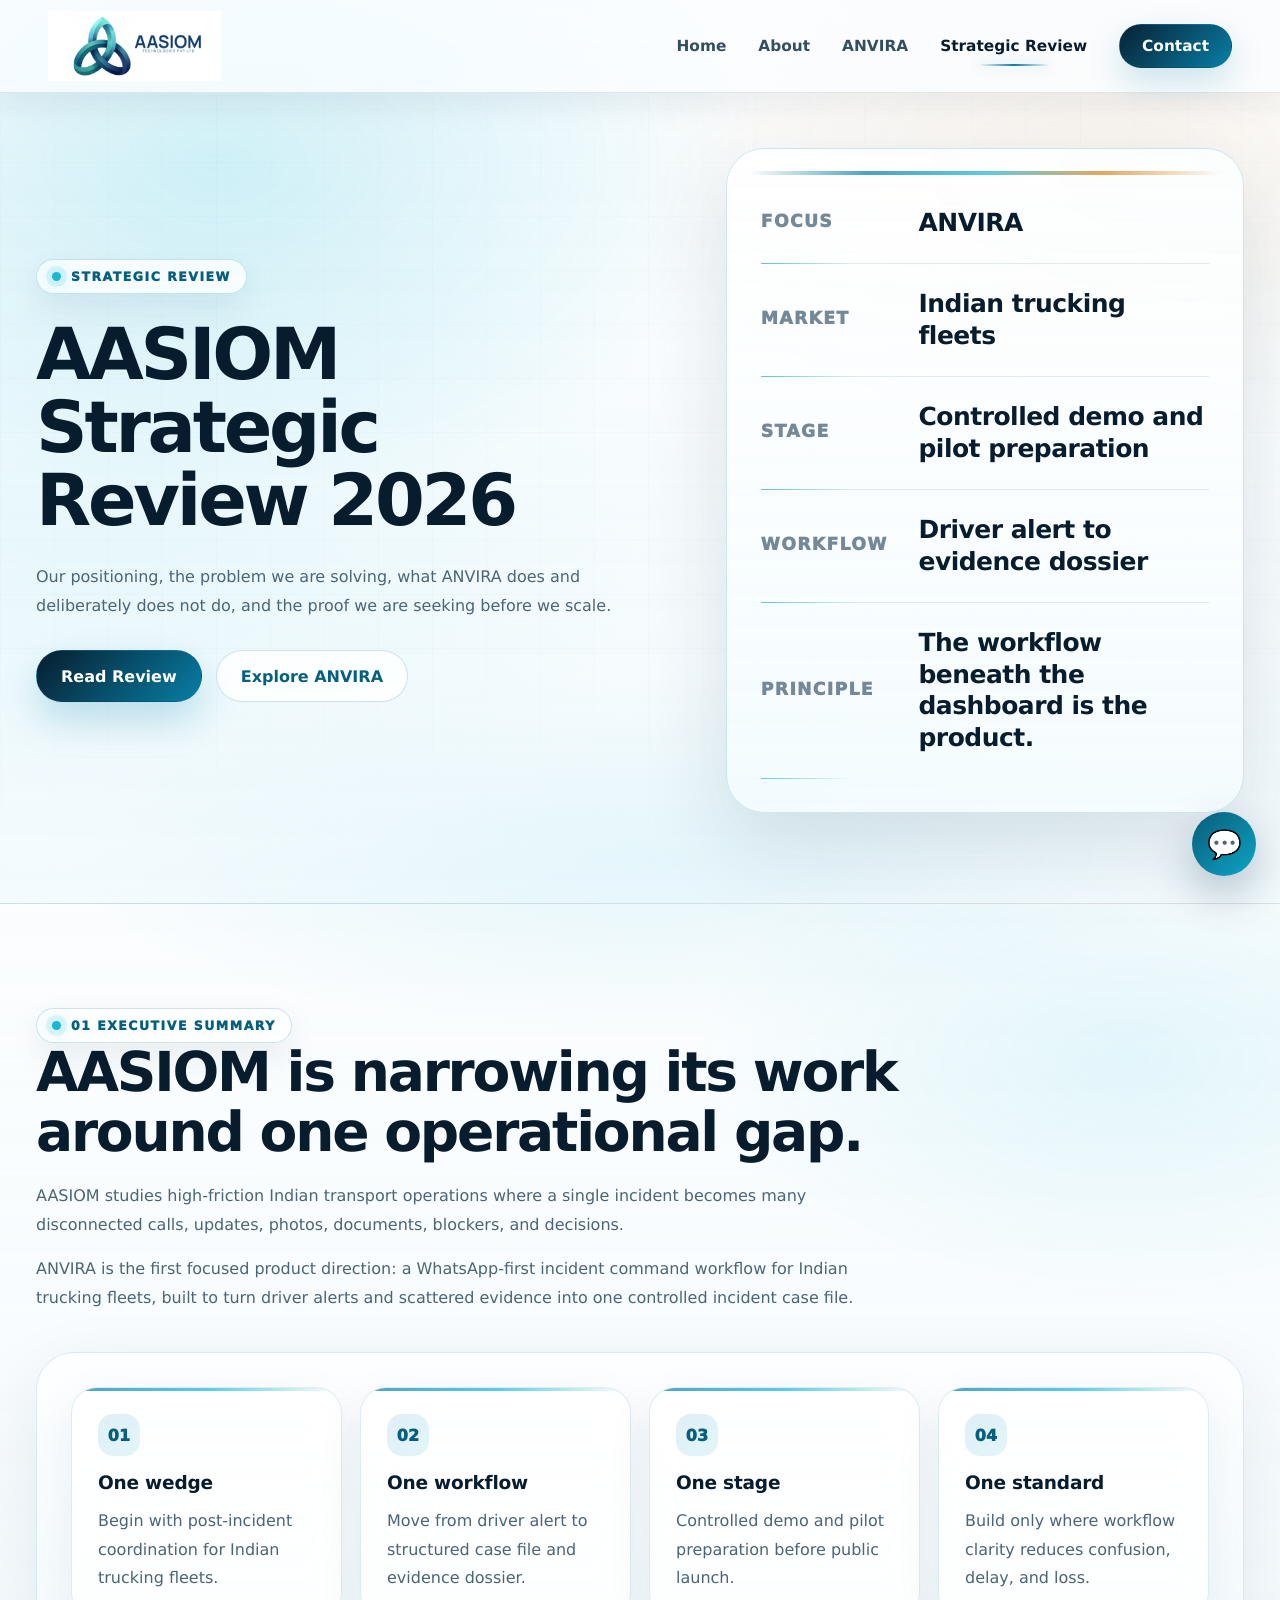
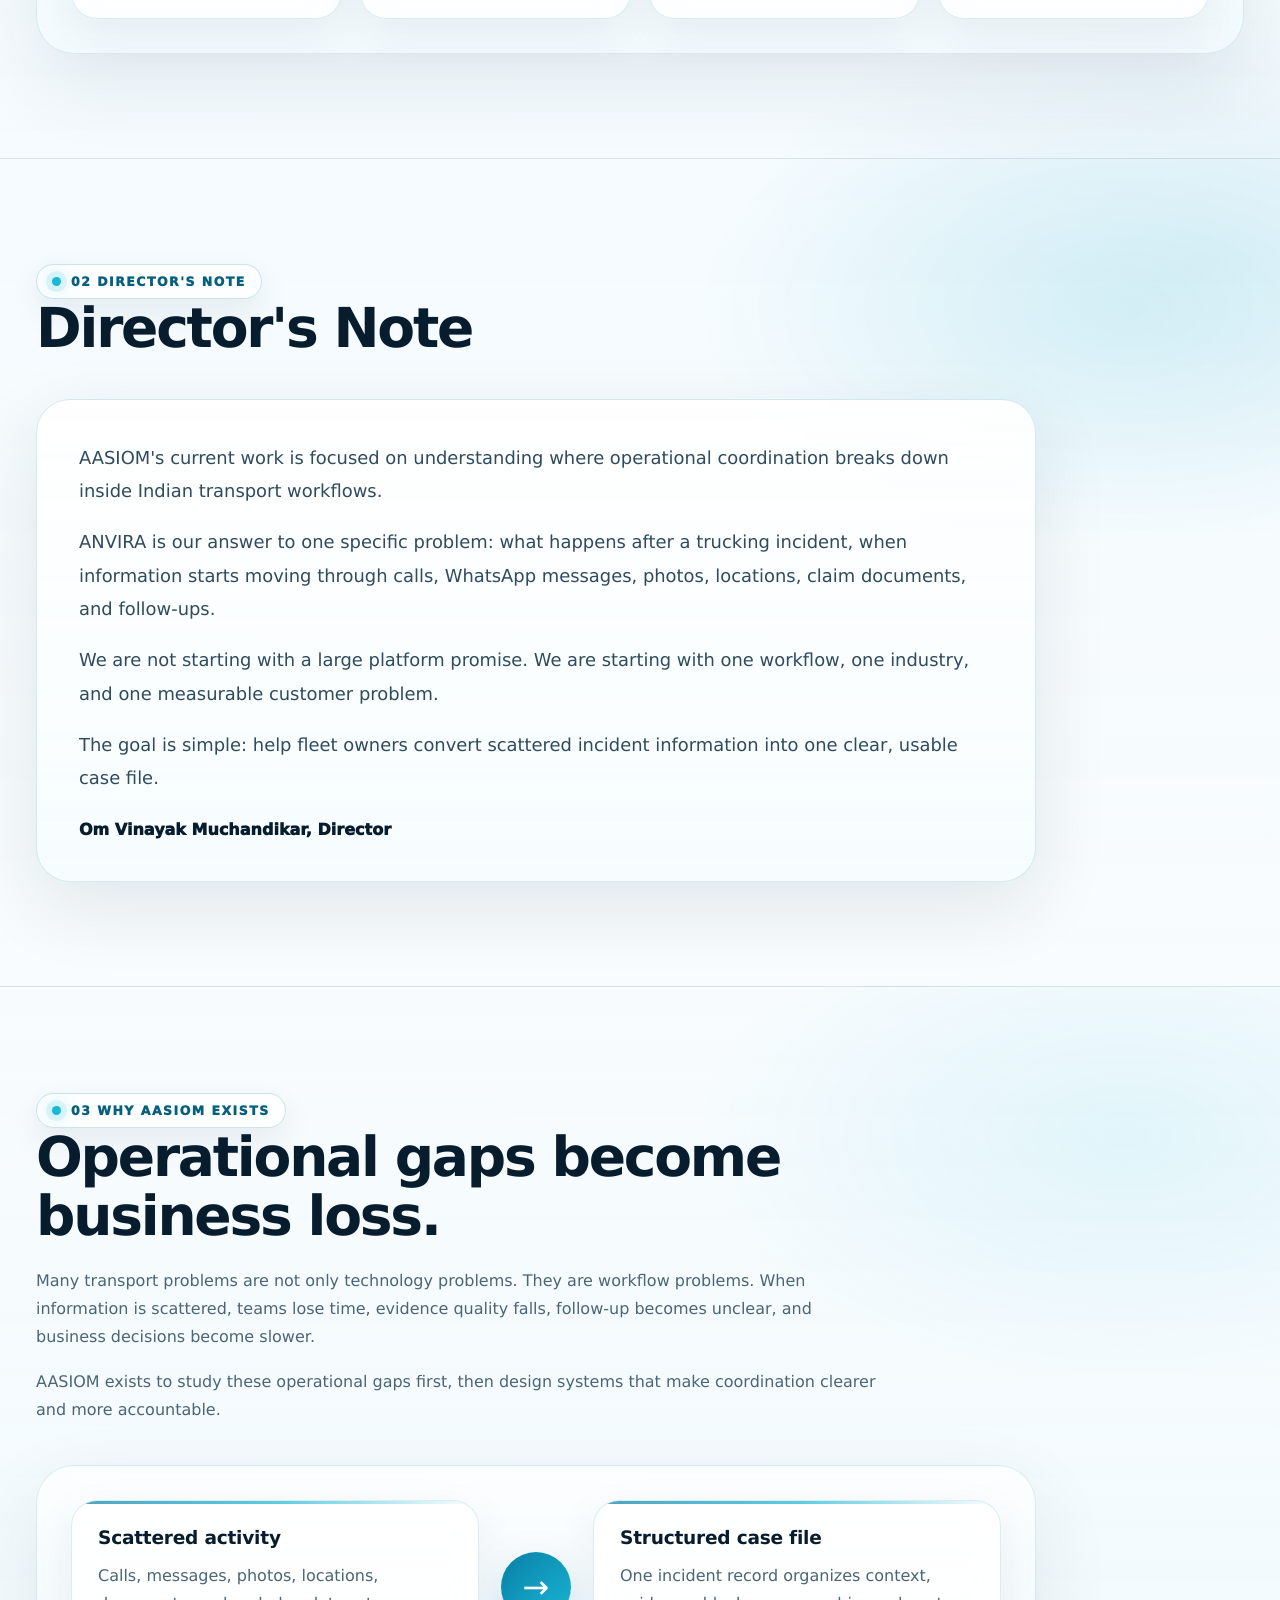
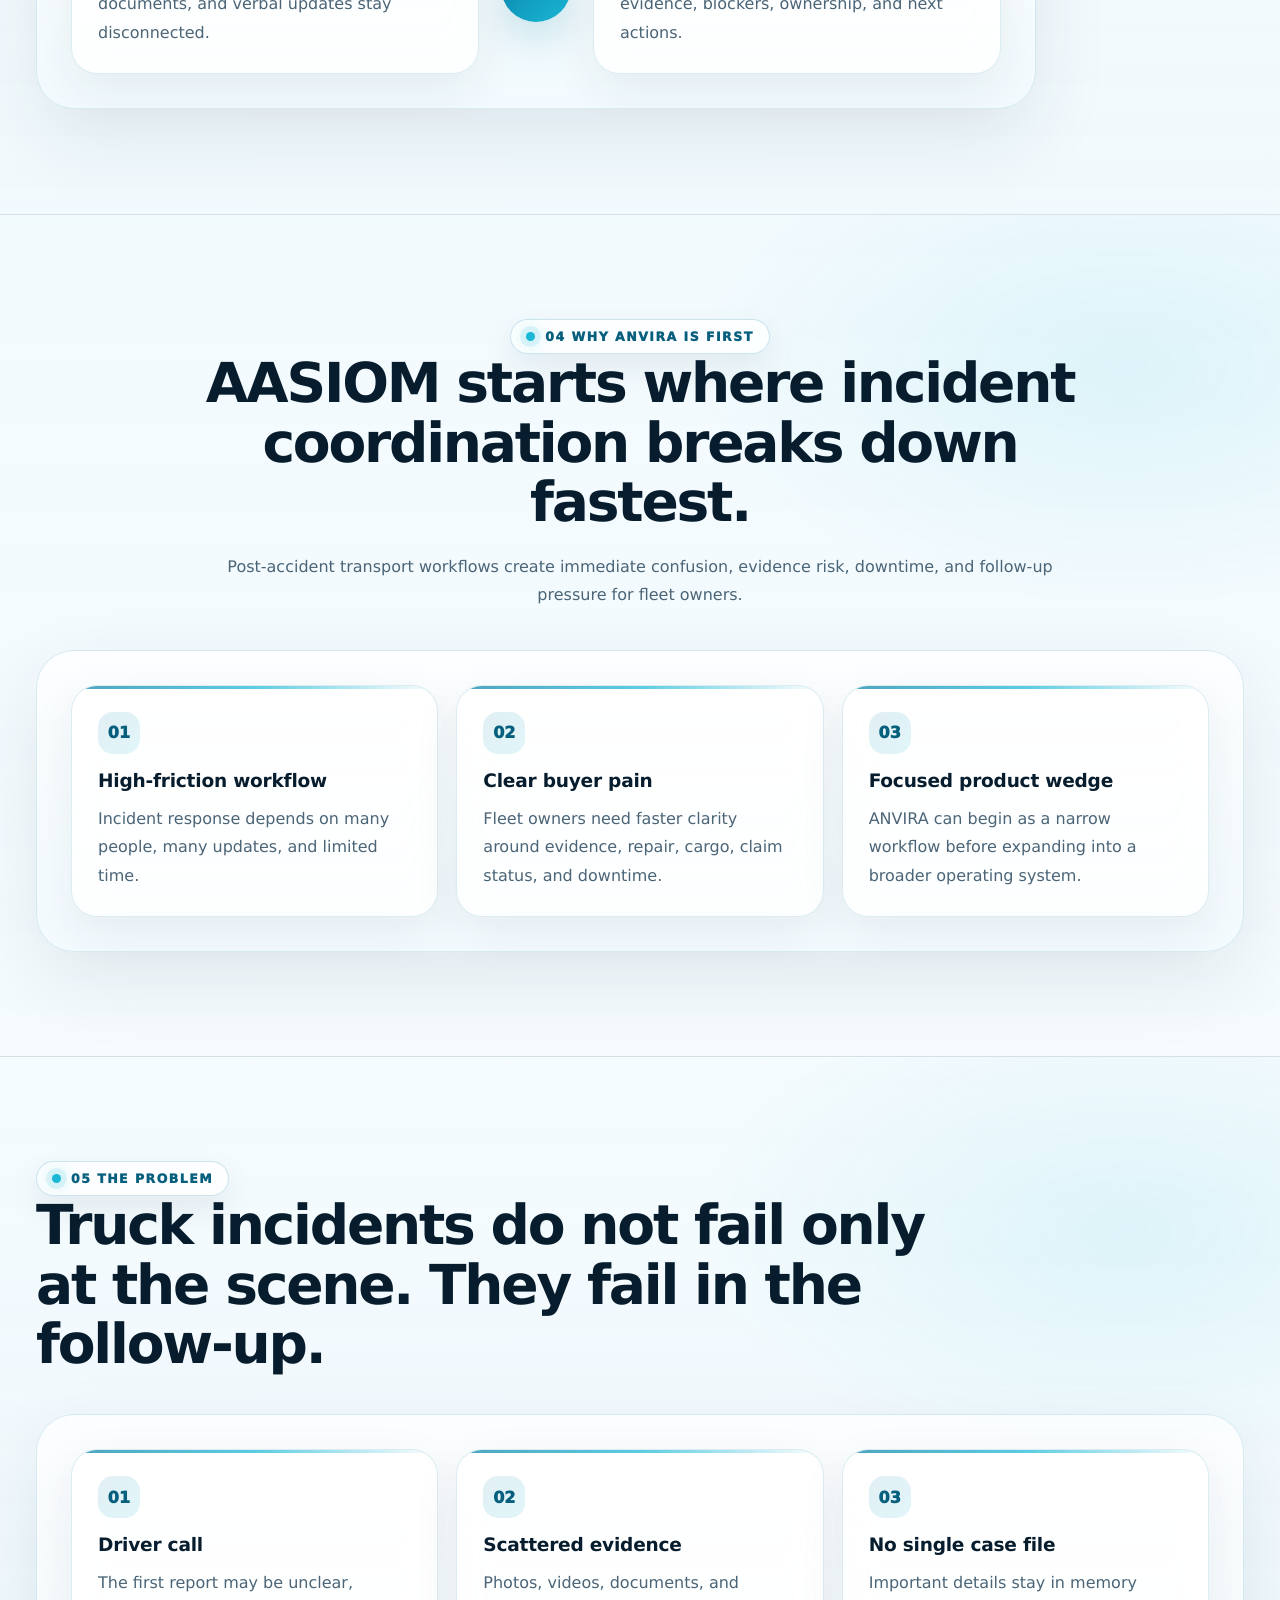
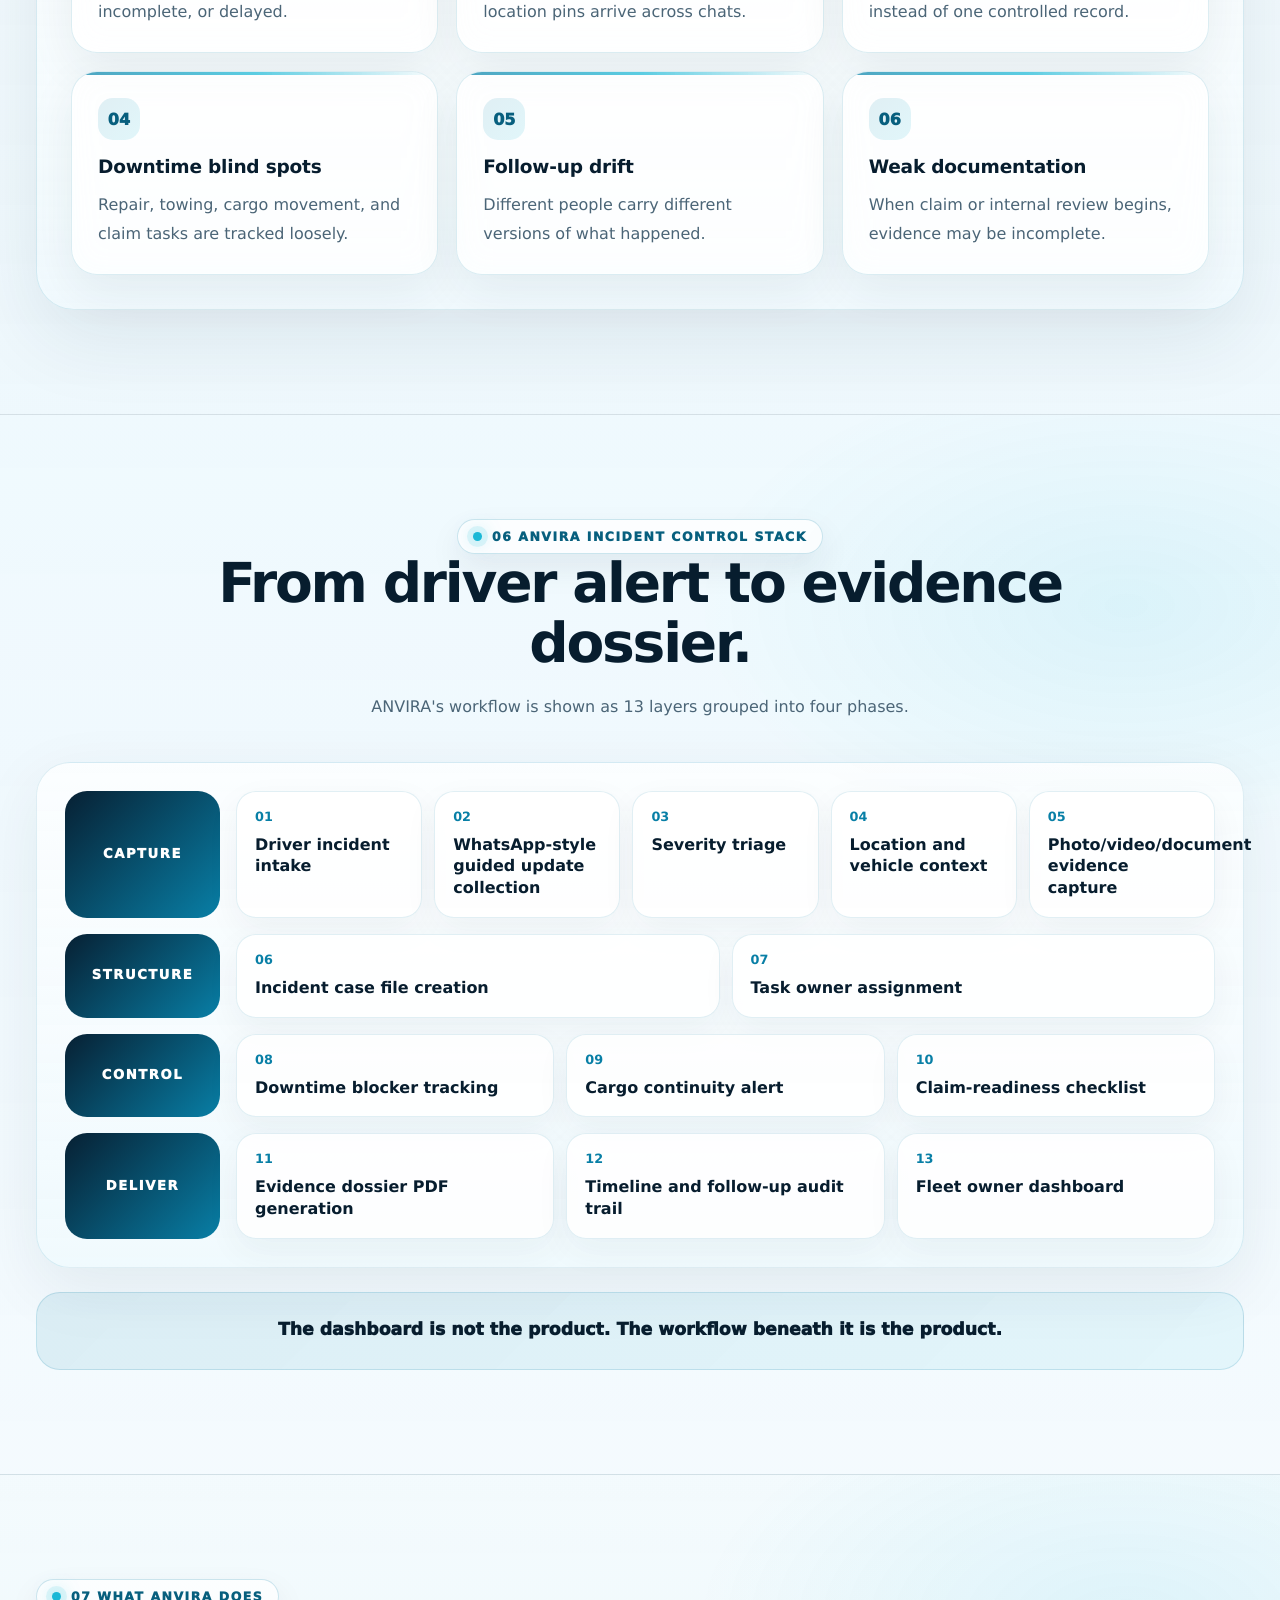
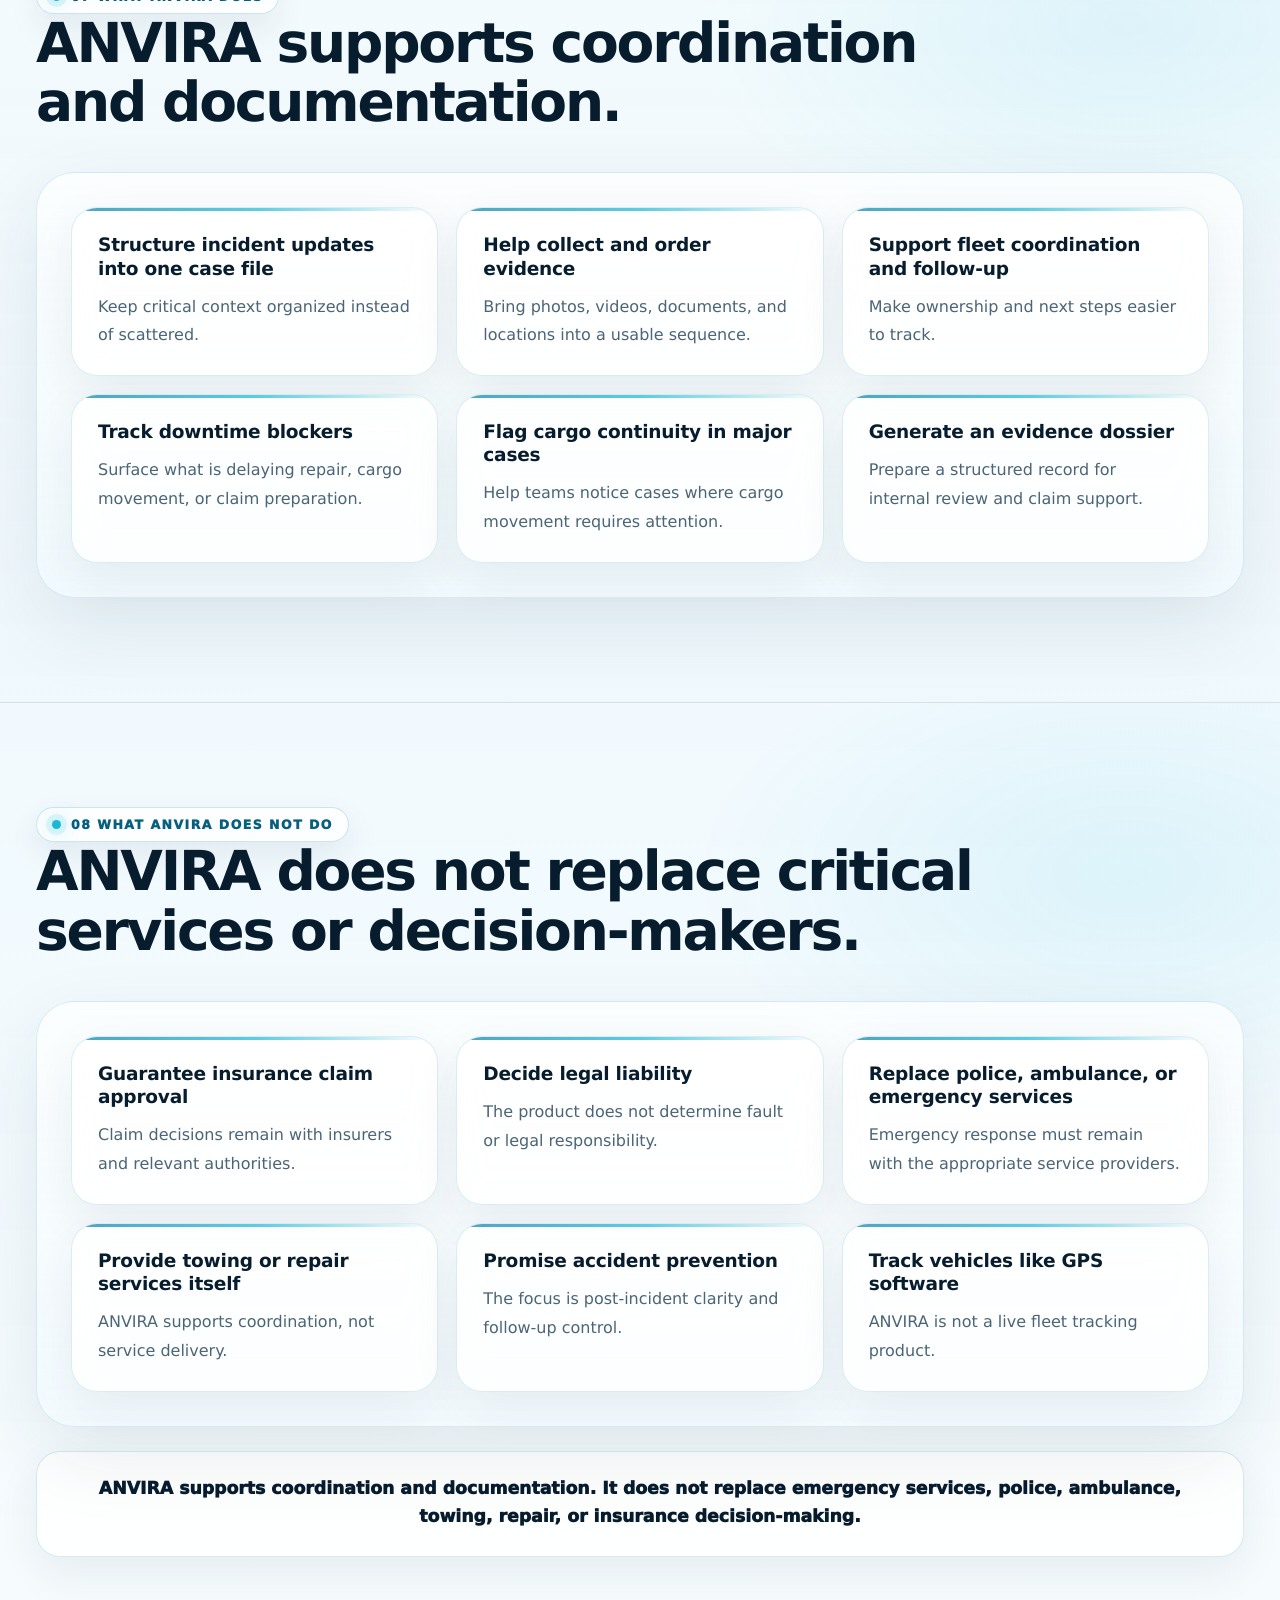
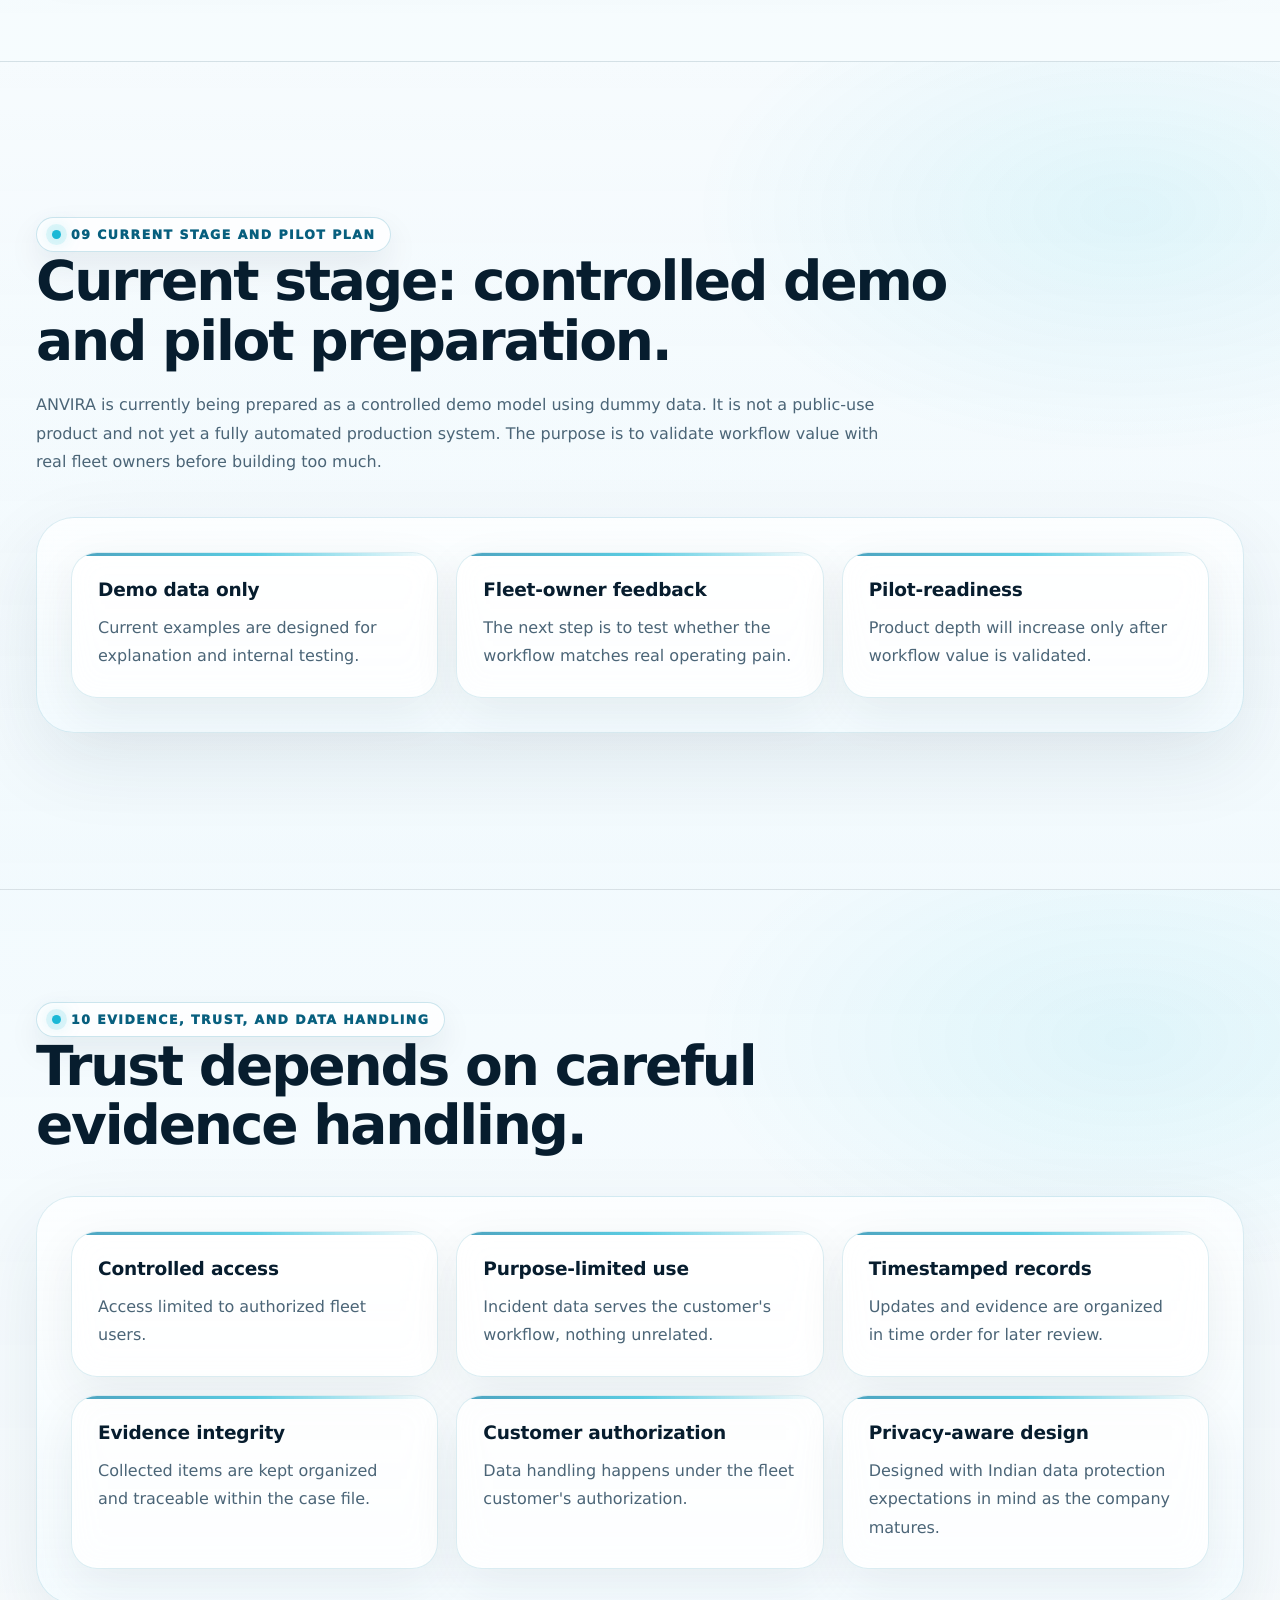
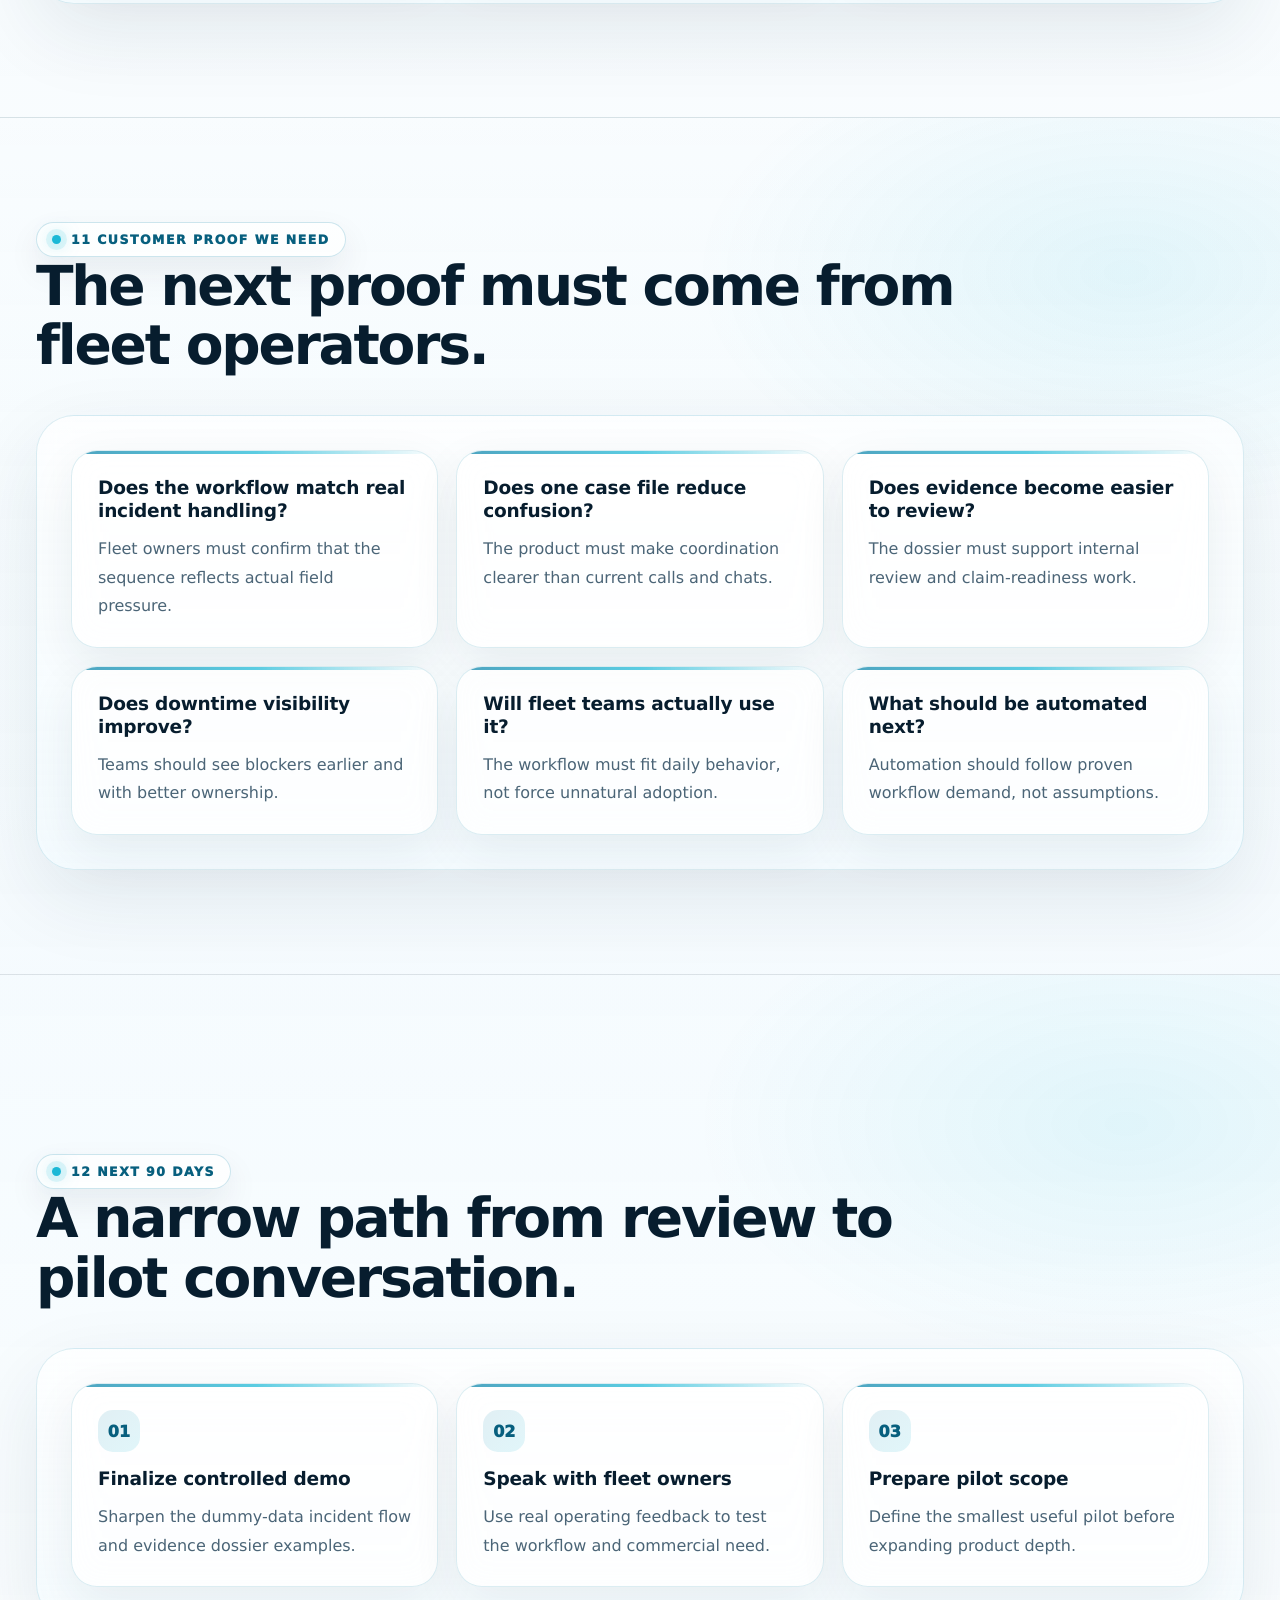
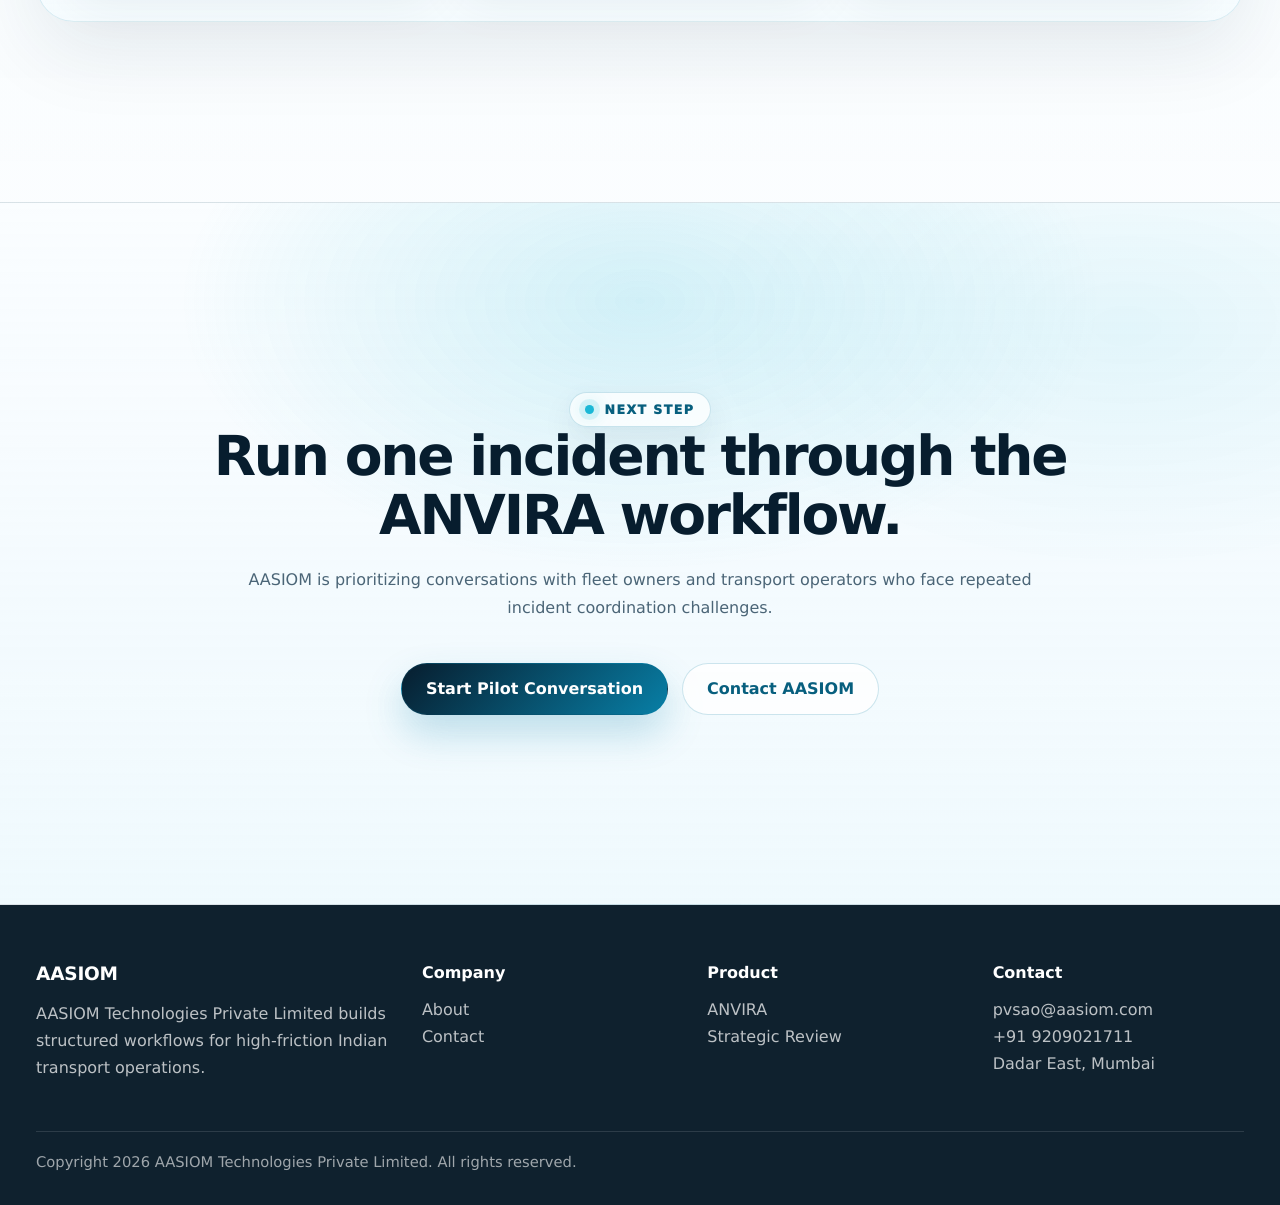
<file: strategic-review.html>
<!DOCTYPE html>
<html lang="en">
<head>
  <meta charset="UTF-8">
  <meta name="viewport" content="width=device-width, initial-scale=1.0">
  <title>AASIOM Strategic Review 2026</title>
  <style>
    :root{--navy:#071d2e;--ink:#123046;--muted:#4b6577;--blue:#087fa6;--cyan:#1bb8d6;--teal:#14a7a2;--amber:#d98623;--line:rgba(8,48,73,.13);--glass:rgba(255,255,255,.78);--shadow:0 24px 74px rgba(8,42,62,.10)}
    *{box-sizing:border-box}html{scroll-behavior:smooth}body{margin:0;font-family:Inter,ui-sans-serif,system-ui,-apple-system,BlinkMacSystemFont,"Segoe UI",Arial,sans-serif;color:var(--ink);background:radial-gradient(980px 560px at 8% 4%,rgba(27,184,214,.18),transparent 64%),radial-gradient(780px 460px at 94% 15%,rgba(8,127,166,.12),transparent 60%),linear-gradient(180deg,#fbfdff 0%,#edf8fd 46%,#fbfdff 100%);overflow-x:hidden;-webkit-font-smoothing:antialiased;text-rendering:geometricPrecision}body:before{content:"";position:fixed;inset:0;z-index:-2;background-image:linear-gradient(rgba(8,48,73,.035) 1px,transparent 1px),linear-gradient(90deg,rgba(8,48,73,.035) 1px,transparent 1px);background-size:54px 54px;mask-image:linear-gradient(180deg,#000 0%,#000 72%,transparent 100%);pointer-events:none}body:after{content:"";position:fixed;left:-12%;right:-12%;bottom:-22%;height:54vh;z-index:-1;background:radial-gradient(closest-side,rgba(27,184,214,.14),transparent 72%);pointer-events:none}a{color:inherit}.container{width:calc(100% - 72px);max-width:1240px;margin:0 auto}
    .nav{position:fixed;inset:0 0 auto 0;z-index:50;background:rgba(251,253,255,.80);border-bottom:1px solid rgba(8,48,73,.10);box-shadow:0 10px 34px rgba(8,42,62,.08);backdrop-filter:blur(22px) saturate(160%);-webkit-backdrop-filter:blur(22px) saturate(160%)}.nav-inner{height:92px;max-width:1240px;width:calc(100% - 48px);margin:0 auto;padding:0 24px;display:flex;align-items:center;justify-content:space-between;gap:30px}.brand{display:inline-flex;align-items:center;text-decoration:none}.brand img{width:clamp(172px,13.5vw,228px);max-height:76px;object-fit:contain}.nav-links{display:flex;align-items:center;justify-content:flex-end;gap:32px;list-style:none;margin:0;padding:0}.nav-links a{position:relative;display:inline-flex;align-items:center;justify-content:center;padding:30px 0;color:#334e5f;text-decoration:none;font-size:.96rem;font-weight:800;line-height:1.2;white-space:nowrap}.nav-links a:after{content:"";position:absolute;left:50%;bottom:19px;width:0;height:2px;transform:translateX(-50%);border-radius:999px;background:linear-gradient(90deg,transparent,var(--blue),transparent);box-shadow:0 0 14px rgba(8,127,166,.32);transition:width .24s ease}.nav-links a:hover,.nav-links a.active{color:var(--navy)}.nav-links a:hover:after,.nav-links a.active:after{width:72px}.nav-links .nav-cta{color:#fff;background:linear-gradient(135deg,#072033,var(--blue));border:1px solid rgba(8,127,166,.22);box-shadow:0 14px 34px rgba(8,127,166,.20);padding:12px 22px;border-radius:999px}.nav-links .nav-cta:after{display:none}
    h1,h2,h3,p{margin-top:0}h1,h2,h3{color:var(--navy);font-weight:900}h1{max-width:860px;margin:24px 0 26px;font-size:clamp(3rem,5.6vw,6.35rem);line-height:1.02;letter-spacing:-.045em}h2{margin:0 0 20px;font-size:clamp(2.2rem,4.3vw,4.65rem);line-height:1.08;letter-spacing:-.04em}h3{margin:0 0 12px;font-size:clamp(1.16rem,1.45vw,1.42rem);line-height:1.24;letter-spacing:-.012em}p,.lead,.card li{color:var(--muted);font-size:clamp(1rem,1.12vw,1.12rem);line-height:1.78;letter-spacing:0}.lead{max-width:850px}.kicker{display:inline-flex;align-items:center;gap:10px;padding:9px 15px;border:1px solid rgba(8,127,166,.20);border-radius:999px;background:rgba(255,255,255,.76);color:#075f7e;font-weight:950;letter-spacing:.12em;text-transform:uppercase;font-size:.78rem;box-shadow:0 14px 32px rgba(8,42,62,.08)}.kicker:before{content:"";width:9px;height:9px;border-radius:50%;background:var(--cyan);box-shadow:0 0 0 6px rgba(27,184,214,.12),0 0 18px rgba(27,184,214,.65);flex:0 0 auto}
    .hero{min-height:100vh;padding:148px 0 90px;display:grid;align-items:center;border-bottom:1px solid var(--line);background:radial-gradient(850px 520px at 17% 18%,rgba(27,184,214,.20),transparent 64%),radial-gradient(780px 460px at 86% 18%,rgba(217,134,35,.08),transparent 62%),linear-gradient(180deg,rgba(255,255,255,.62),rgba(238,249,253,.54))}.hero-grid{display:grid;grid-template-columns:minmax(0,1fr) minmax(420px,.82fr);gap:58px;align-items:center}.hero p{max-width:780px;margin-bottom:30px}.actions{display:flex;flex-wrap:wrap;gap:14px;align-items:center}.btn{display:inline-flex;align-items:center;justify-content:center;min-height:52px;padding:14px 24px;border-radius:999px;text-decoration:none;font-weight:900;border:1px solid rgba(8,127,166,.20)}.btn-primary{background:linear-gradient(135deg,var(--navy),var(--blue));color:#fff;box-shadow:0 18px 38px rgba(8,127,166,.24)}.btn-outline{background:rgba(255,255,255,.78);color:#075f7e}
    .snapshot{position:relative;padding:34px;border-radius:38px;background:linear-gradient(180deg,rgba(255,255,255,.92),rgba(244,252,255,.76)),radial-gradient(560px 260px at 100% 0,rgba(27,184,214,.14),transparent 68%);border:1px solid rgba(8,127,166,.18);box-shadow:0 32px 88px rgba(8,42,62,.13);overflow:hidden}.snapshot:before{content:"";position:absolute;left:22px;right:22px;top:22px;height:4px;border-radius:999px;background:linear-gradient(90deg,transparent,var(--blue),var(--cyan),var(--amber),transparent);opacity:.72}.snapshot-row{position:relative;display:grid;grid-template-columns:minmax(120px,.46fr) minmax(0,1fr);gap:24px;align-items:center;padding:24px 0;border-bottom:1px solid rgba(8,48,73,.10)}.snapshot-row:last-child{border-bottom:0}.snapshot-row span{color:#748998;font-weight:950;text-transform:uppercase;letter-spacing:.075em;font-size:clamp(.92rem,1.4vw,1.08rem);line-height:1.25}.snapshot-row strong{color:var(--navy);font-size:clamp(1.12rem,1.95vw,1.56rem);line-height:1.28;letter-spacing:-.02em}.snapshot-row:after{content:"";position:absolute;left:0;bottom:-1px;width:90px;height:1px;background:linear-gradient(90deg,var(--cyan),transparent);opacity:.7}
    .section{min-height:92vh;padding:104px 0;display:grid;align-items:center;border-bottom:1px solid var(--line);background:linear-gradient(180deg,rgba(255,255,255,.30),rgba(238,249,253,.24));position:relative;overflow:hidden}.section:nth-of-type(odd){background:linear-gradient(180deg,rgba(242,251,255,.38),rgba(255,255,255,.34))}.section:before{content:"";position:absolute;inset:0;background:radial-gradient(680px 380px at 88% 18%,rgba(27,184,214,.10),transparent 64%);pointer-events:none}.section .container{position:relative;z-index:1}.section-head{max-width:950px;margin-bottom:40px}.section-head.center{text-align:center;margin-left:auto;margin-right:auto}.center p{margin-left:auto;margin-right:auto}.frame{padding:34px;border-radius:38px;background:linear-gradient(180deg,rgba(255,255,255,.70),rgba(242,251,255,.54));border:1px solid rgba(8,127,166,.14);box-shadow:0 28px 80px rgba(8,42,62,.09);backdrop-filter:blur(16px)}.grid{display:grid;gap:18px}.grid-2{grid-template-columns:repeat(2,minmax(0,1fr))}.grid-3{grid-template-columns:repeat(3,minmax(0,1fr))}.grid-4{grid-template-columns:repeat(4,minmax(0,1fr))}.card{position:relative;padding:26px;border-radius:26px;background:var(--glass);border:1px solid rgba(8,127,166,.14);box-shadow:0 16px 48px rgba(8,42,62,.07);backdrop-filter:blur(16px);overflow:hidden}.card:before{content:"";position:absolute;left:0;top:0;width:100%;height:3px;background:linear-gradient(90deg,var(--blue),var(--cyan),transparent);opacity:.72}.card p{margin-bottom:0}.number{display:inline-flex;align-items:center;justify-content:center;width:42px;height:42px;margin-bottom:16px;border-radius:15px;background:linear-gradient(135deg,rgba(8,127,166,.12),rgba(27,184,214,.13));color:#075f7e;font-weight:950}.quote{max-width:1000px;padding:42px;border-radius:34px;background:linear-gradient(180deg,rgba(255,255,255,.92),rgba(246,252,255,.78));border:1px solid rgba(8,127,166,.16);box-shadow:var(--shadow)}.quote p{font-size:1.12rem;line-height:1.86;color:#304b5d}.signature{margin-top:24px;color:var(--navy);font-weight:950}.route{display:grid;grid-template-columns:1fr auto 1fr;gap:22px;align-items:center;max-width:1000px}.arrow{width:70px;height:70px;border-radius:50%;display:grid;place-items:center;background:linear-gradient(135deg,var(--blue),var(--cyan));color:white;font-size:2rem;box-shadow:0 18px 44px rgba(8,127,166,.22)}.timeline{display:grid;grid-template-columns:repeat(3,minmax(0,1fr));gap:18px}.stack{display:grid;gap:16px;padding:28px;border-radius:34px;background:linear-gradient(180deg,rgba(255,255,255,.74),rgba(239,249,253,.64));border:1px solid rgba(8,127,166,.12);box-shadow:0 20px 64px rgba(8,42,62,.08)}.lane{display:grid;grid-template-columns:155px 1fr;gap:16px;align-items:stretch}.lane-title{display:grid;place-items:center;border-radius:22px;background:linear-gradient(135deg,#072033,var(--blue));color:white;font-weight:950;text-transform:uppercase;letter-spacing:.12em;font-size:.82rem;text-align:center}.lane-grid{display:grid;gap:12px;grid-template-columns:repeat(5,minmax(0,1fr))}.lane:nth-child(2) .lane-grid{grid-template-columns:repeat(2,minmax(0,1fr))}.lane:nth-child(3) .lane-grid,.lane:nth-child(4) .lane-grid{grid-template-columns:repeat(3,minmax(0,1fr))}.mini{padding:18px;border-radius:20px;background:rgba(255,255,255,.84);border:1px solid rgba(8,127,166,.12);box-shadow:0 12px 34px rgba(8,42,62,.05)}.mini b{display:block;color:var(--blue);font-size:.8rem;margin-bottom:9px}.mini span{display:block;color:var(--navy);font-weight:850;line-height:1.36}.callout,.disclaimer{margin-top:24px;padding:24px;border-radius:24px;text-align:center;border:1px solid rgba(8,127,166,.16);color:var(--navy);font-weight:950;font-size:1.08rem;line-height:1.6}.callout{background:linear-gradient(135deg,rgba(8,127,166,.10),rgba(27,184,214,.08))}.disclaimer{background:rgba(255,255,255,.88);box-shadow:0 16px 42px rgba(8,42,62,.07)}.roadmap{display:grid;grid-template-columns:repeat(3,minmax(0,1fr));gap:18px}.cta{min-height:78vh;text-align:center;background:radial-gradient(720px 420px at 50% 14%,rgba(27,184,214,.18),transparent 64%),linear-gradient(180deg,rgba(251,253,255,.52),rgba(235,248,253,.74))}.cta .section-head{margin-left:auto;margin-right:auto}.cta .actions{justify-content:center}footer{padding:58px 0 34px;background:rgba(6,24,38,.96);color:rgba(255,255,255,.82)}.footer-grid{display:grid;grid-template-columns:1.4fr repeat(3,1fr);gap:34px}footer h3,footer h4{color:white;margin:0 0 14px}footer p,footer a{color:rgba(255,255,255,.72);line-height:1.7;text-decoration:none}.footer-bottom{margin-top:34px;padding-top:22px;border-top:1px solid rgba(255,255,255,.12);font-size:.92rem;color:rgba(255,255,255,.60)}
    @media(max-width:1120px){.hero-grid,.grid-4,.footer-grid{grid-template-columns:1fr 1fr}.lane{grid-template-columns:1fr}.lane-title{min-height:64px}.lane-grid,.lane:nth-child(2) .lane-grid,.lane:nth-child(3) .lane-grid,.lane:nth-child(4) .lane-grid{grid-template-columns:repeat(2,minmax(0,1fr))}}@media(max-width:820px){.container{width:calc(100% - 30px)}.nav-inner{height:auto;min-height:92px;width:calc(100% - 22px);padding:12px 0;align-items:flex-start;flex-direction:column;gap:10px}.nav-links{width:100%;gap:14px;overflow-x:auto;padding-bottom:8px}.nav-links a{padding:8px 0;font-size:.88rem}.nav-links a:after{bottom:0}.nav-links .nav-cta{padding:9px 15px}.hero{padding-top:168px}.hero-grid,.grid-2,.grid-3,.grid-4,.timeline,.roadmap,.route,.footer-grid{grid-template-columns:1fr}h1{font-size:clamp(2.45rem,12vw,4.15rem);line-height:1.05}h2{font-size:clamp(2rem,10vw,3.35rem);line-height:1.1}.section{min-height:auto;padding:78px 0}.frame{padding:22px;border-radius:30px}.snapshot{padding:26px;border-radius:30px}.snapshot-row{grid-template-columns:1fr;gap:8px;padding:20px 0}.arrow{margin:0 auto;transform:rotate(90deg)}.lane-grid,.lane:nth-child(2) .lane-grid,.lane:nth-child(3) .lane-grid,.lane:nth-child(4) .lane-grid{grid-template-columns:1fr}}
  </style>
  <link rel="stylesheet" href="css/chatbot.css">
</head>
<body>
  <nav class="nav" aria-label="Main navigation"><div class="nav-inner"><a class="brand" href="index.html" aria-label="AASIOM home"><img src="images/aasiom-logo.webp" alt="AASIOM Technologies Private Limited"></a><ul class="nav-links"><li><a href="index.html">Home</a></li><li><a href="about.html">About</a></li><li><a href="anvira.html">ANVIRA</a></li><li><a class="active" href="strategic-review.html">Strategic Review</a></li><li><a class="nav-cta" href="contact.html">Contact</a></li></ul></div></nav>
  <main>
    <section class="hero"><div class="container hero-grid"><div><span class="kicker">Strategic Review</span><h1>AASIOM Strategic Review 2026</h1><p>Our positioning, the problem we are solving, what ANVIRA does and deliberately does not do, and the proof we are seeking before we scale.</p><div class="actions"><a class="btn btn-primary" href="#executive-summary">Read Review</a><a class="btn btn-outline" href="anvira.html">Explore ANVIRA</a></div></div><aside class="snapshot" aria-label="Strategic snapshot"><div class="snapshot-row"><span>Focus</span><strong>ANVIRA</strong></div><div class="snapshot-row"><span>Market</span><strong>Indian trucking fleets</strong></div><div class="snapshot-row"><span>Stage</span><strong>Controlled demo and pilot preparation</strong></div><div class="snapshot-row"><span>Workflow</span><strong>Driver alert to evidence dossier</strong></div><div class="snapshot-row"><span>Principle</span><strong>The workflow beneath the dashboard is the product.</strong></div></aside></div></section>
    <section class="section" id="executive-summary"><div class="container"><div class="section-head"><span class="kicker">01 Executive Summary</span><h2>AASIOM is narrowing its work around one operational gap.</h2><p class="lead">AASIOM studies high-friction Indian transport operations where a single incident becomes many disconnected calls, updates, photos, documents, blockers, and decisions.</p><p class="lead">ANVIRA is the first focused product direction: a WhatsApp-first incident command workflow for Indian trucking fleets, built to turn driver alerts and scattered evidence into one controlled incident case file.</p></div><div class="frame grid grid-4"><article class="card"><span class="number">01</span><h3>One wedge</h3><p>Begin with post-incident coordination for Indian trucking fleets.</p></article><article class="card"><span class="number">02</span><h3>One workflow</h3><p>Move from driver alert to structured case file and evidence dossier.</p></article><article class="card"><span class="number">03</span><h3>One stage</h3><p>Controlled demo and pilot preparation before public launch.</p></article><article class="card"><span class="number">04</span><h3>One standard</h3><p>Build only where workflow clarity reduces confusion, delay, and loss.</p></article></div></div></section>
    <section class="section"><div class="container"><div class="section-head"><span class="kicker">02 Director's Note</span><h2>Director's Note</h2></div><div class="quote"><p>AASIOM's current work is focused on understanding where operational coordination breaks down inside Indian transport workflows.</p><p>ANVIRA is our answer to one specific problem: what happens after a trucking incident, when information starts moving through calls, WhatsApp messages, photos, locations, claim documents, and follow-ups.</p><p>We are not starting with a large platform promise. We are starting with one workflow, one industry, and one measurable customer problem.</p><p>The goal is simple: help fleet owners convert scattered incident information into one clear, usable case file.</p><div class="signature">Om Vinayak Muchandikar, Director</div></div></div></section>
    <section class="section"><div class="container"><div class="section-head"><span class="kicker">03 Why AASIOM Exists</span><h2>Operational gaps become business loss.</h2><p class="lead">Many transport problems are not only technology problems. They are workflow problems. When information is scattered, teams lose time, evidence quality falls, follow-up becomes unclear, and business decisions become slower.</p><p class="lead">AASIOM exists to study these operational gaps first, then design systems that make coordination clearer and more accountable.</p></div><div class="frame route"><article class="card"><h3>Scattered activity</h3><p>Calls, messages, photos, locations, documents, and verbal updates stay disconnected.</p></article><div class="arrow">→</div><article class="card"><h3>Structured case file</h3><p>One incident record organizes context, evidence, blockers, ownership, and next actions.</p></article></div></div></section>
    <section class="section"><div class="container"><div class="section-head center"><span class="kicker">04 Why ANVIRA Is First</span><h2>AASIOM starts where incident coordination breaks down fastest.</h2><p class="lead">Post-accident transport workflows create immediate confusion, evidence risk, downtime, and follow-up pressure for fleet owners.</p></div><div class="frame grid grid-3"><article class="card"><span class="number">01</span><h3>High-friction workflow</h3><p>Incident response depends on many people, many updates, and limited time.</p></article><article class="card"><span class="number">02</span><h3>Clear buyer pain</h3><p>Fleet owners need faster clarity around evidence, repair, cargo, claim status, and downtime.</p></article><article class="card"><span class="number">03</span><h3>Focused product wedge</h3><p>ANVIRA can begin as a narrow workflow before expanding into a broader operating system.</p></article></div></div></section>
    <section class="section"><div class="container"><div class="section-head"><span class="kicker">05 The Problem</span><h2>Truck incidents do not fail only at the scene. They fail in the follow-up.</h2></div><div class="frame timeline"><article class="card"><span class="number">01</span><h3>Driver call</h3><p>The first report may be unclear, incomplete, or delayed.</p></article><article class="card"><span class="number">02</span><h3>Scattered evidence</h3><p>Photos, videos, documents, and location pins arrive across chats.</p></article><article class="card"><span class="number">03</span><h3>No single case file</h3><p>Important details stay in memory instead of one controlled record.</p></article><article class="card"><span class="number">04</span><h3>Downtime blind spots</h3><p>Repair, towing, cargo movement, and claim tasks are tracked loosely.</p></article><article class="card"><span class="number">05</span><h3>Follow-up drift</h3><p>Different people carry different versions of what happened.</p></article><article class="card"><span class="number">06</span><h3>Weak documentation</h3><p>When claim or internal review begins, evidence may be incomplete.</p></article></div></div></section>
    <section class="section"><div class="container"><div class="section-head center"><span class="kicker">06 ANVIRA Incident Control Stack</span><h2>From driver alert to evidence dossier.</h2><p class="lead">ANVIRA's workflow is shown as 13 layers grouped into four phases.</p></div><div class="stack"><div class="lane"><div class="lane-title">Capture</div><div class="lane-grid"><div class="mini"><b>01</b><span>Driver incident intake</span></div><div class="mini"><b>02</b><span>WhatsApp-style guided update collection</span></div><div class="mini"><b>03</b><span>Severity triage</span></div><div class="mini"><b>04</b><span>Location and vehicle context</span></div><div class="mini"><b>05</b><span>Photo/video/document evidence capture</span></div></div></div><div class="lane"><div class="lane-title">Structure</div><div class="lane-grid"><div class="mini"><b>06</b><span>Incident case file creation</span></div><div class="mini"><b>07</b><span>Task owner assignment</span></div></div></div><div class="lane"><div class="lane-title">Control</div><div class="lane-grid"><div class="mini"><b>08</b><span>Downtime blocker tracking</span></div><div class="mini"><b>09</b><span>Cargo continuity alert</span></div><div class="mini"><b>10</b><span>Claim-readiness checklist</span></div></div></div><div class="lane"><div class="lane-title">Deliver</div><div class="lane-grid"><div class="mini"><b>11</b><span>Evidence dossier PDF generation</span></div><div class="mini"><b>12</b><span>Timeline and follow-up audit trail</span></div><div class="mini"><b>13</b><span>Fleet owner dashboard</span></div></div></div></div><div class="callout">The dashboard is not the product. The workflow beneath it is the product.</div></div></section>
    <section class="section"><div class="container"><div class="section-head"><span class="kicker">07 What ANVIRA Does</span><h2>ANVIRA supports coordination and documentation.</h2></div><div class="frame grid grid-3"><article class="card"><h3>Structure incident updates into one case file</h3><p>Keep critical context organized instead of scattered.</p></article><article class="card"><h3>Help collect and order evidence</h3><p>Bring photos, videos, documents, and locations into a usable sequence.</p></article><article class="card"><h3>Support fleet coordination and follow-up</h3><p>Make ownership and next steps easier to track.</p></article><article class="card"><h3>Track downtime blockers</h3><p>Surface what is delaying repair, cargo movement, or claim preparation.</p></article><article class="card"><h3>Flag cargo continuity in major cases</h3><p>Help teams notice cases where cargo movement requires attention.</p></article><article class="card"><h3>Generate an evidence dossier</h3><p>Prepare a structured record for internal review and claim support.</p></article></div></div></section>
    <section class="section"><div class="container"><div class="section-head"><span class="kicker">08 What ANVIRA Does Not Do</span><h2>ANVIRA does not replace critical services or decision-makers.</h2></div><div class="frame grid grid-3"><article class="card"><h3>Guarantee insurance claim approval</h3><p>Claim decisions remain with insurers and relevant authorities.</p></article><article class="card"><h3>Decide legal liability</h3><p>The product does not determine fault or legal responsibility.</p></article><article class="card"><h3>Replace police, ambulance, or emergency services</h3><p>Emergency response must remain with the appropriate service providers.</p></article><article class="card"><h3>Provide towing or repair services itself</h3><p>ANVIRA supports coordination, not service delivery.</p></article><article class="card"><h3>Promise accident prevention</h3><p>The focus is post-incident clarity and follow-up control.</p></article><article class="card"><h3>Track vehicles like GPS software</h3><p>ANVIRA is not a live fleet tracking product.</p></article></div><div class="disclaimer">ANVIRA supports coordination and documentation. It does not replace emergency services, police, ambulance, towing, repair, or insurance decision-making.</div></div></section>
    <section class="section"><div class="container"><div class="section-head"><span class="kicker">09 Current Stage and Pilot Plan</span><h2>Current stage: controlled demo and pilot preparation.</h2><p class="lead">ANVIRA is currently being prepared as a controlled demo model using dummy data. It is not a public-use product and not yet a fully automated production system. The purpose is to validate workflow value with real fleet owners before building too much.</p></div><div class="frame grid grid-3"><article class="card"><h3>Demo data only</h3><p>Current examples are designed for explanation and internal testing.</p></article><article class="card"><h3>Fleet-owner feedback</h3><p>The next step is to test whether the workflow matches real operating pain.</p></article><article class="card"><h3>Pilot-readiness</h3><p>Product depth will increase only after workflow value is validated.</p></article></div></div></section>
    <section class="section"><div class="container"><div class="section-head"><span class="kicker">10 Evidence, Trust, and Data Handling</span><h2>Trust depends on careful evidence handling.</h2></div><div class="frame grid grid-3"><article class="card"><h3>Controlled access</h3><p>Access limited to authorized fleet users.</p></article><article class="card"><h3>Purpose-limited use</h3><p>Incident data serves the customer's workflow, nothing unrelated.</p></article><article class="card"><h3>Timestamped records</h3><p>Updates and evidence are organized in time order for later review.</p></article><article class="card"><h3>Evidence integrity</h3><p>Collected items are kept organized and traceable within the case file.</p></article><article class="card"><h3>Customer authorization</h3><p>Data handling happens under the fleet customer's authorization.</p></article><article class="card"><h3>Privacy-aware design</h3><p>Designed with Indian data protection expectations in mind as the company matures.</p></article></div></div></section>
    <section class="section"><div class="container"><div class="section-head"><span class="kicker">11 Customer Proof We Need</span><h2>The next proof must come from fleet operators.</h2></div><div class="frame grid grid-3"><article class="card"><h3>Does the workflow match real incident handling?</h3><p>Fleet owners must confirm that the sequence reflects actual field pressure.</p></article><article class="card"><h3>Does one case file reduce confusion?</h3><p>The product must make coordination clearer than current calls and chats.</p></article><article class="card"><h3>Does evidence become easier to review?</h3><p>The dossier must support internal review and claim-readiness work.</p></article><article class="card"><h3>Does downtime visibility improve?</h3><p>Teams should see blockers earlier and with better ownership.</p></article><article class="card"><h3>Will fleet teams actually use it?</h3><p>The workflow must fit daily behavior, not force unnatural adoption.</p></article><article class="card"><h3>What should be automated next?</h3><p>Automation should follow proven workflow demand, not assumptions.</p></article></div></div></section>
    <section class="section"><div class="container"><div class="section-head"><span class="kicker">12 Next 90 Days</span><h2>A narrow path from review to pilot conversation.</h2></div><div class="frame roadmap"><article class="card"><span class="number">01</span><h3>Finalize controlled demo</h3><p>Sharpen the dummy-data incident flow and evidence dossier examples.</p></article><article class="card"><span class="number">02</span><h3>Speak with fleet owners</h3><p>Use real operating feedback to test the workflow and commercial need.</p></article><article class="card"><span class="number">03</span><h3>Prepare pilot scope</h3><p>Define the smallest useful pilot before expanding product depth.</p></article></div></div></section>
    <section class="section cta"><div class="container"><div class="section-head center"><span class="kicker">Next Step</span><h2>Run one incident through the ANVIRA workflow.</h2><p class="lead">AASIOM is prioritizing conversations with fleet owners and transport operators who face repeated incident coordination challenges.</p></div><div class="actions"><a class="btn btn-primary" href="contact.html">Start Pilot Conversation</a><a class="btn btn-outline" href="contact.html">Contact AASIOM</a></div></div></section>
  </main>
  <footer><div class="container"><div class="footer-grid"><div><h3>AASIOM</h3><p>AASIOM Technologies Private Limited builds structured workflows for high-friction Indian transport operations.</p></div><div><h4>Company</h4><p><a href="about.html">About</a><br><a href="contact.html">Contact</a></p></div><div><h4>Product</h4><p><a href="anvira.html">ANVIRA</a><br><a href="strategic-review.html">Strategic Review</a></p></div><div><h4>Contact</h4><p>pvsao@aasiom.com<br>+91 9209021711<br>Dadar East, Mumbai</p></div></div><div class="footer-bottom">Copyright 2026 AASIOM Technologies Private Limited. All rights reserved.</div></div></footer>

  <!-- AASIOM AI Chatbot: same implementation as the homepage -->
  <div id="aasiomChatbotPanel" class="aasiom-chatbot-panel" aria-label="AASIOM AI Chatbot">
    <div class="aasiom-chatbot-actions">
      <button type="button" onclick="aasiomToggleChatbot()">Close</button>
    </div>
    <iframe id="aasiomChatbotFrame" class="aasiom-chatbot-frame" title="AASIOM AI Chatbot"></iframe>
  </div>

  <button class="aasiom-chatbot-toggle" type="button" onclick="aasiomToggleChatbot()" aria-label="Open AASIOM AI Chatbot">💬</button>
  <script src="js/chatbot.js" defer></script>
</body>
</html>
</file>
<file: css/chatbot.css>
/* AASIOM AI chatbot — matches the homepage implementation exactly. */
.aasiom-chatbot-toggle {
  position: fixed;
  right: 24px;
  bottom: 24px;
  width: 64px;
  height: 64px;
  border: 0;
  border-radius: 50%;
  background: linear-gradient(135deg, #075C78, #0EA5C6);
  color: #ffffff;
  font-size: 28px;
  cursor: pointer;
  z-index: 999999;
  box-shadow: 0 18px 45px rgba(8, 48, 73, 0.28);
  display: grid;
  place-items: center;
}

.aasiom-chatbot-panel {
  position: fixed;
  right: 24px;
  bottom: 100px;
  width: 400px;
  height: 620px;
  border-radius: 18px;
  box-shadow: 0 24px 80px rgba(8, 48, 73, 0.24);
  z-index: 999998;
  display: none;
  overflow: hidden;
  background: #ffffff;
}

.aasiom-chatbot-panel.open {
  display: block;
}

.aasiom-chatbot-actions {
  position: absolute;
  right: 0;
  top: 0;
  z-index: 2;
  width: 150px;
  height: 54px;
  display: flex;
  justify-content: flex-end;
  align-items: center;
  padding-right: 14px;
  background: #ffffff;
}

.aasiom-chatbot-actions button {
  border: 0;
  border-radius: 999px;
  padding: 7px 13px;
  font: 700 12px Inter, system-ui, sans-serif;
  background: rgba(255, 255, 255, 0.96);
  color: #075C78;
  cursor: pointer;
  box-shadow: 0 8px 20px rgba(8, 48, 73, 0.12);
}

.aasiom-chatbot-frame {
  width: 100%;
  height: 100%;
  border: 0;
  display: block;
  background: #ffffff;
}

@media (max-width: 600px) {
  .aasiom-chatbot-panel {
    right: 12px;
    bottom: 88px;
    width: calc(100vw - 24px);
    height: 72vh;
  }

  .aasiom-chatbot-toggle {
    right: 16px;
    bottom: 16px;
    width: 58px;
    height: 58px;
  }
}
</file>
